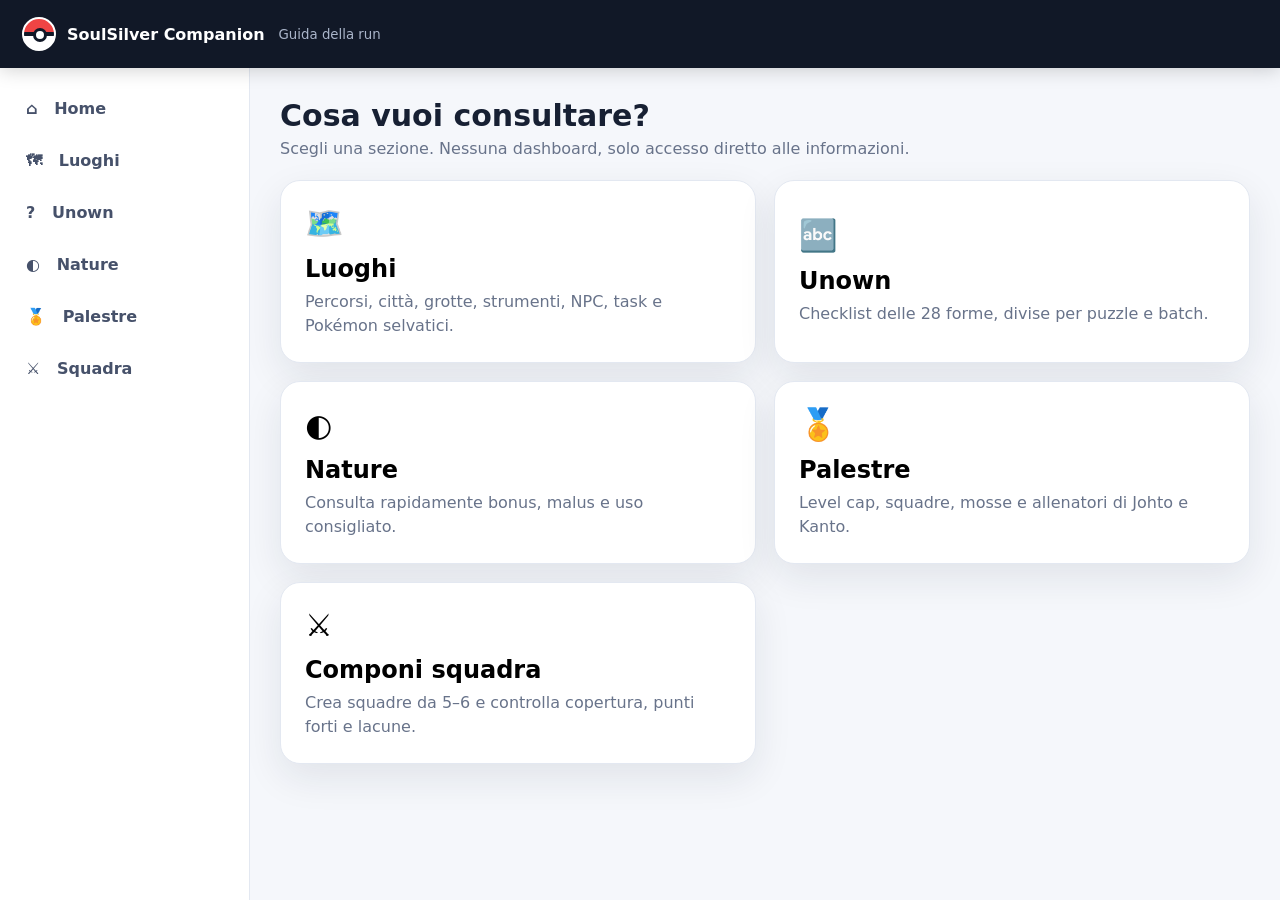
<file: index(1).html>
<!doctype html><html lang="it"><head><meta charset="utf-8"><meta name="viewport" content="width=device-width,initial-scale=1"><meta name="theme-color" content="#111827"><title>SoulSilver Companion</title>
<style>
:root{--bg:#f5f7fb;--card:#fff;--ink:#172033;--muted:#68738a;--line:#e3e8f1;--brand:#4f46e5;--brand2:#7c3aed;--soft:#eef2ff;--ok:#15803d;--warn:#b45309;--shadow:0 14px 38px rgba(24,32,51,.09)}*{box-sizing:border-box}body{margin:0;font-family:Inter,ui-sans-serif,system-ui,-apple-system,BlinkMacSystemFont,"Segoe UI",sans-serif;color:var(--ink);background:var(--bg)}button,input,select{font:inherit}.app{min-height:100vh}.top{height:68px;background:#111827;color:white;display:flex;align-items:center;gap:14px;padding:0 22px;position:sticky;top:0;z-index:40;box-shadow:0 2px 18px rgba(0,0,0,.18)}.menuBtn{display:none;border:0;background:#263044;color:white;width:42px;height:42px;border-radius:12px;font-size:22px}.brand{display:flex;align-items:center;gap:11px;font-weight:800}.ball{width:34px;height:34px;border-radius:50%;background:linear-gradient(#ef4444 0 43%,#111827 43% 57%,#fff 57%);border:2px solid #fff;position:relative}.ball:after{content:"";position:absolute;width:8px;height:8px;background:#fff;border:3px solid #111827;border-radius:50%;left:9px;top:9px}.top small{color:#aab5ca;font-weight:500}.layout{display:grid;grid-template-columns:250px minmax(0,1fr)}.side{position:sticky;top:68px;height:calc(100vh - 68px);background:white;border-right:1px solid var(--line);padding:18px 12px}.nav{display:grid;gap:7px}.nav button{border:0;background:transparent;text-align:left;padding:13px 14px;border-radius:12px;color:#46516a;cursor:pointer;font-weight:700}.nav button:hover,.nav button.active{background:var(--soft);color:var(--brand)}.content{max-width:1250px;width:100%;padding:30px;margin:0 auto}.view{display:none}.view.active{display:block}.pageHead{display:flex;align-items:flex-end;justify-content:space-between;gap:20px;margin-bottom:22px}.pageHead h1{margin:0;font-size:30px}.pageHead p{margin:6px 0 0;color:var(--muted)}.homeGrid{display:grid;grid-template-columns:repeat(2,minmax(0,1fr));gap:18px}.homeCard{border:1px solid var(--line);background:white;border-radius:20px;padding:24px;text-align:left;cursor:pointer;box-shadow:var(--shadow);transition:.18s}.homeCard:hover{transform:translateY(-2px);border-color:#c7d2fe}.homeCard .icon{font-size:31px}.homeCard h2{margin:13px 0 7px}.homeCard p{margin:0;color:var(--muted);line-height:1.5}.toolbar{display:flex;gap:10px;flex-wrap:wrap;margin-bottom:18px}.toolbar input,.toolbar select{background:white;border:1px solid var(--line);border-radius:12px;padding:11px 13px;color:var(--ink);min-width:180px}.toolbar input{flex:1}.cards{display:grid;grid-template-columns:repeat(3,minmax(0,1fr));gap:14px}.card{background:white;border:1px solid var(--line);border-radius:17px;padding:17px;box-shadow:0 6px 20px rgba(24,32,51,.05)}.placeCard{cursor:pointer}.placeCard:hover{border-color:#a5b4fc}.tag{display:inline-flex;padding:4px 8px;border-radius:99px;background:var(--soft);color:var(--brand);font-size:12px;font-weight:800}.muted{color:var(--muted)}.back{border:0;background:transparent;color:var(--brand);font-weight:800;padding:0;cursor:pointer;margin-bottom:15px}.detailHero{display:grid;grid-template-columns:minmax(0,1.4fr) minmax(260px,.6fr);gap:18px}.map{min-height:220px;border-radius:18px;background:linear-gradient(135deg,#b9e6c7,#8cc7d9 43%,#d7c98a 44% 52%,#88b87f 53%);border:8px solid white;box-shadow:var(--shadow);display:grid;place-items:center;color:white;text-shadow:0 2px 8px rgba(0,0,0,.3);font-size:23px;font-weight:900}.sections{display:grid;gap:15px;margin-top:17px}.sectionCard{background:white;border:1px solid var(--line);border-radius:18px;padding:19px}.sectionCard h2{font-size:19px;margin:0 0 13px}.entry{padding:12px 0;border-bottom:1px solid var(--line)}.entry:last-child{border:0}.entry b{display:block}.checkline{display:flex;gap:10px;align-items:flex-start}.checkline input{width:18px;height:18px;margin-top:2px;accent-color:var(--brand)}.tableWrap{overflow:auto;background:white;border:1px solid var(--line);border-radius:16px}table{border-collapse:collapse;width:100%;min-width:650px}th,td{padding:13px 14px;text-align:left;border-bottom:1px solid var(--line)}th{color:var(--muted);font-size:12px;text-transform:uppercase;background:#fafbfe}.unownGrid{display:grid;grid-template-columns:repeat(7,1fr);gap:10px}.unown{aspect-ratio:1;border:1px solid var(--line);background:white;border-radius:15px;font-weight:900;font-size:21px;cursor:pointer}.unown.done{background:var(--brand);color:white;border-color:var(--brand)}.progress{height:10px;background:#e5e7eb;border-radius:99px;overflow:hidden;margin:10px 0 4px}.progress span{display:block;height:100%;background:linear-gradient(90deg,var(--brand),var(--brand2))}.gym{display:grid;grid-template-columns:220px 1fr;gap:15px;margin-bottom:16px}.gymLead{background:#111827;color:white;border-radius:18px;padding:19px}.gymLead h2{margin:10px 0 3px}.cap{font-size:30px;font-weight:900}.teamBuilder{display:grid;grid-template-columns:minmax(0,1.15fr) minmax(300px,.85fr);gap:18px}.builderCard{background:white;border:1px solid var(--line);border-radius:18px;padding:18px}.pokeSearch{position:relative}.results{position:absolute;top:48px;left:0;right:0;max-height:310px;overflow:auto;background:white;border:1px solid var(--line);border-radius:13px;z-index:10;box-shadow:var(--shadow)}.result{display:flex;align-items:center;gap:10px;padding:10px;cursor:pointer;border-bottom:1px solid var(--line)}.result:hover{background:#f7f8ff}.result img{width:42px;height:42px;image-rendering:pixelated}.teamSlots{display:grid;gap:9px;margin-top:15px}.teamMember{display:grid;grid-template-columns:54px 1fr auto;gap:11px;align-items:center;border:1px solid var(--line);border-radius:14px;padding:10px}.teamMember img{width:54px;height:54px;image-rendering:pixelated}.x{border:0;background:#fee2e2;color:#b91c1c;border-radius:9px;width:34px;height:34px;cursor:pointer}.analysisGrid{display:flex;gap:7px;flex-wrap:wrap}.type{padding:5px 8px;border-radius:99px;background:#eef2ff;font-size:12px;font-weight:800}.btn{border:0;border-radius:11px;background:var(--brand);color:white;padding:10px 13px;font-weight:800;cursor:pointer}.notice{padding:13px;border-radius:12px;background:#fff7ed;color:#9a3412;border:1px solid #fed7aa;margin-bottom:15px}.drawerShade{display:none}
@media(max-width:850px){.menuBtn{display:block}.layout{grid-template-columns:1fr}.side{position:fixed;left:-280px;top:68px;width:270px;z-index:50;transition:.2s;box-shadow:var(--shadow)}.side.open{left:0}.drawerShade.open{display:block;position:fixed;inset:68px 0 0;background:rgba(17,24,39,.38);z-index:45}.content{padding:22px 15px}.homeGrid{grid-template-columns:1fr}.cards{grid-template-columns:repeat(2,minmax(0,1fr))}.detailHero,.teamBuilder{grid-template-columns:1fr}.gym{grid-template-columns:1fr}.top small{display:none}}
@media(max-width:560px){.cards{grid-template-columns:1fr}.pageHead{align-items:flex-start;flex-direction:column}.pageHead h1{font-size:26px}.unownGrid{grid-template-columns:repeat(5,1fr)}.content{padding-top:19px}.homeCard{padding:20px}.toolbar input,.toolbar select{width:100%;min-width:0}.map{min-height:175px}.brand span:last-child{font-size:14px}}
</style></head><body><div class="app"><header class="top"><button class="menuBtn" onclick="toggleMenu()">☰</button><div class="brand"><span class="ball"></span><span>SoulSilver Companion</span></div><small>Guida della run</small></header><div class="drawerShade" id="shade" onclick="toggleMenu(false)"></div><div class="layout"><aside class="side" id="side"><nav class="nav" id="nav"></nav></aside><main class="content">
<section id="home" class="view active"><div class="pageHead"><div><h1>Cosa vuoi consultare?</h1><p>Scegli una sezione. Nessuna dashboard, solo accesso diretto alle informazioni.</p></div></div><div class="homeGrid" id="homeGrid"></div></section>
<section id="places" class="view"><div class="pageHead"><div><h1>Luoghi</h1><p>Scegli prima il luogo, poi apri la sua scheda completa.</p></div></div><div class="toolbar"><input id="placeSearch" placeholder="Cerca percorso, città, grotta…"><select id="regionFilter"><option value="all">Tutto il gioco</option><option>Johto</option><option>Kanto</option><option>Speciale</option></select><select id="kindFilter"><option value="all">Tutti i tipi</option><option>Percorso</option><option>Città</option><option>Grotta</option><option>Edificio</option><option>Area</option></select></div><div class="cards" id="placeCards"></div></section>
<section id="placeDetail" class="view"><button class="back" onclick="show('places')">← Torna ai luoghi</button><div id="placeDetailBody"></div></section>
<section id="unown" class="view"><div class="pageHead"><div><h1>Unown</h1><p>Seleziona le forme catturate. Il progresso resta salvato sul dispositivo.</p></div><div><b id="unownCount">0/28</b></div></div><div class="progress"><span id="unownBar"></span></div><div class="unownGrid" id="unownGrid"></div><div class="sections" id="unownBatches"></div></section>
<section id="natures" class="view"><div class="pageHead"><div><h1>Nature</h1><p>Tutte le 25 nature con bonus, malus e utilizzo consigliato.</p></div></div><div class="toolbar"><input id="natureSearch" placeholder="Cerca natura o statistica…"></div><div class="tableWrap"><table><thead><tr><th>Natura</th><th>+10%</th><th>−10%</th><th>Consigliata per</th></tr></thead><tbody id="natureRows"></tbody></table></div></section>
<section id="gyms" class="view"><div class="pageHead"><div><h1>Palestre</h1><p>Johto e Kanto: ordine, level cap, squadra, mosse e allenatori interni.</p></div></div><div id="gymList"></div></section>
<section id="team" class="view"><div class="pageHead"><div><h1>Componi squadra</h1><p>Cerca qualsiasi Pokémon del Pokédex nazionale fino alla quarta generazione.</p></div></div><div class="notice">Le schede Pokémon vengono caricate da PokéAPI. La prima apertura richiede connessione internet; la squadra resta salvata sul dispositivo.</div><div class="teamBuilder"><div class="builderCard"><div class="pokeSearch"><input id="pokemonSearch" style="width:100%;padding:12px;border:1px solid var(--line);border-radius:12px" placeholder="Cerca un Pokémon…"><div class="results" id="pokemonResults" hidden></div></div><div style="display:flex;gap:8px;margin-top:10px"><button class="btn" onclick="suggestTeam()">Genera suggerimento</button><button class="btn" style="background:#475569" onclick="clearTeam()">Svuota</button></div><div class="teamSlots" id="teamSlots"></div></div><div class="builderCard" id="teamAnalysis"><h2>Analisi squadra</h2><p class="muted">Aggiungi almeno un Pokémon.</p></div></div></section>
</main></div></div>
<script>
const views=[['home','Home','⌂'],['places','Luoghi','🗺'],['unown','Unown','?'],['natures','Nature','◐'],['gyms','Palestre','🏅'],['team','Squadra','⚔']];
const homeCards=[['places','🗺️','Luoghi','Percorsi, città, grotte, strumenti, NPC, task e Pokémon selvatici.'],['unown','🔤','Unown','Checklist delle 28 forme, divise per puzzle e batch.'],['natures','◐','Nature','Consulta rapidamente bonus, malus e uso consigliato.'],['gyms','🏅','Palestre','Level cap, squadre, mosse e allenatori di Johto e Kanto.'],['team','⚔️','Componi squadra','Crea squadre da 5–6 e controlla copertura, punti forti e lacune.']];
function buildNav(){nav.innerHTML=views.map(v=>`<button data-view="${v[0]}" onclick="show('${v[0]}')">${v[2]} &nbsp; ${v[1]}</button>`).join('');homeGrid.innerHTML=homeCards.map(c=>`<button class="homeCard" onclick="show('${c[0]}')"><div class="icon">${c[1]}</div><h2>${c[2]}</h2><p>${c[3]}</p></button>`).join('')}
function show(id){document.querySelectorAll('.view').forEach(x=>x.classList.remove('active'));document.getElementById(id).classList.add('active');document.querySelectorAll('.nav button').forEach(x=>x.classList.toggle('active',x.dataset.view===id));toggleMenu(false);scrollTo(0,0)}
function toggleMenu(force){const open=force===undefined?!side.classList.contains('open'):force;side.classList.toggle('open',open);shade.classList.toggle('open',open)}
const cityJ=['Borgo Foglianova','Fiorpescopoli','Violapoli','Azalina','Fiordoropoli','Amarantopoli','Olivinopoli','Fiorlisopoli','Mogania','Ebanopoli','Altopiano Blu'];
const cityK=['Aranciopoli','Zafferanopoli','Azzurropoli','Celestopoli','Lavandonia','Fucsiapoli','Plumbeopoli','Smeraldopoli','Biancavilla','Isola Cannella'];
const special=[['Rovine d’Alfa','Johto','Area'],['Torre Sprout','Johto','Edificio'],['Grotta Scura','Johto','Grotta'],['Pozzo Slowpoke','Johto','Grotta'],['Bosco di Lecci','Johto','Area'],['Parco Nazionale','Johto','Area'],['Torre Bruciata','Johto','Edificio'],['Faro di Olivinopoli','Johto','Edificio'],['Isole Vorticose','Johto','Grotta'],['Monte Scodella','Johto','Grotta'],['Via Gelata','Johto','Grotta'],['Tana del Drago','Johto','Grotta'],['Cascate Tohjo','Johto','Grotta'],['Monte Argento','Johto','Area'],['Zona Safari','Johto','Area'],['Grotta Diglett','Kanto','Grotta'],['Tunnel Roccioso','Kanto','Grotta'],['Monte Luna','Kanto','Grotta'],['Centrale Elettrica','Kanto','Edificio'],['Torre Radio','Johto','Edificio'],['S.S. Acqua','Speciale','Area'],['Arena Pokéathlon','Johto','Area'],['Parco Amici','Speciale','Area'],['Confine Lotta','Speciale','Area']];
const places=[...Array.from({length:20},(_,i)=>({name:`Percorso ${i+29}`,region:'Johto',kind:'Percorso'})),...Array.from({length:28},(_,i)=>({name:`Percorso ${i+1}`,region:'Kanto',kind:'Percorso'})),...cityJ.map(name=>({name,region:'Johto',kind:'Città'})),...cityK.map(name=>({name,region:'Kanto',kind:'Città'})),...special.map(x=>({name:x[0],region:x[1],kind:x[2]}))];
const placeInfo={
'Percorso 29':{summary:'Collega Borgo Foglianova a Fiorpescopoli.',items:[['Pozione','A terra nella parte nord-est, raggiungibile dall’erba alta.'],['Ghicocca verde','Dall’albero di Ghicocche vicino alla casa del Sig. Pokémon.']],npcs:[['Allenatore della guida','Mostra come catturare Pokémon dopo aver ricevuto le Poké Ball.']],tasks:['Prendi la Mappa Città a Fiorpescopoli','Visita la casa del Sig. Pokémon'],poke:[['Sentret','Erba','Lv 2–4','40% giorno'],['Hoothoot','Erba','Lv 2–4','40% notte'],['Pidgey','Erba','Lv 2–4','55% mattina/giorno'],['Rattata','Erba','Lv 2–4','15–45%']]},
'Percorso 30':{summary:'Percorso boscoso verso la casa del Sig. Pokémon.',items:[['Antidoto','A terra dietro la prima fascia di erba alta.'],['Pozione','Nell’angolo nord-est, oltre gli allenatori.'],['Ghicocca verde','Albero accanto alla casa del raccoglitore.']],npcs:[['Uomo delle Ghicocche','Regala il Porta Ghicocche nella casa a sud.'],['Sig. Pokémon','Consegna l’Uovo Misterioso e presenta il Professor Oak.']],tasks:['Ottieni il Pokédex dal Professor Oak','Consegna l’Uovo Misterioso al Professor Elm'],poke:[['Caterpie','Erba','Lv 3–4','SoulSilver: non disponibile'],['Weedle','Erba','Lv 3–4','SoulSilver: comune'],['Ledyba','Erba','Lv 3–4','Mattina'],['Hoothoot','Erba','Lv 3–4','Notte']]},
'Percorso 31':{summary:'Ingresso orientale di Violapoli e accesso alla Grotta Scura.',items:[['Pozione','Sul sentiero a sud dell’ingresso della Grotta Scura.'],['Poké Ball','Vicino al piccolo specchio d’acqua, a est.'],['Ghicocca nera','Albero vicino all’ingresso di Violapoli.']],npcs:[['Amico di Primo','Dopo aver ottenuto la Medaglia Zefiro può telefonare per incontri.']],tasks:['Apri l’accesso alla Grotta Scura','Raggiungi Violapoli'],poke:[['Bellsprout','Erba','Lv 3–5','20%'],['Gastly','Erba','Lv 4–5','Notte'],['Spinarak','Erba','Lv 3–5','SoulSilver, notte'],['Rattata','Erba','Lv 3–5','Comune']]},
'Percorso 32':{summary:'Lungo percorso a sud di Violapoli verso la Grotta di Mezzo.',items:[['Miracolseme','Regalo dell’uomo vicino all’uscita sud di Violapoli dopo la medaglia.'],['Repellente','A terra nella zona centrale del percorso.'],['MT09 Semitraglia','Regalo di un NPC vicino al Centro Pokémon.'],['Amo Vecchio','Regalo del pescatore nel Centro Pokémon.']],npcs:[['Pescatore nel Centro Pokémon','Regala Amo Vecchio.'],['Uomo del Miracolseme','Regala Miracolseme dopo la Medaglia Zefiro.']],tasks:['Prendi Amo Vecchio','Entra nella Grotta di Mezzo'],poke:[['Mareep','Erba','Lv 6','20%'],['Wooper','Erba','Lv 4–6','Notte'],['Bellsprout','Erba','Lv 6','30%'],['Ekans','Erba','Lv 4–6','SoulSilver'],['Magikarp','Amo Vecchio','Lv 10','85%']]},
'Rovine d’Alfa':{summary:'Area archeologica con quattro puzzle e 28 forme di Unown.',items:[['Pozione','Nella camera segreta del puzzle Kabuto.'],['Baccarancia','Nella camera segreta accessibile usando Fuga.'],['Pietraidrica','Camera segreta del puzzle Omanyte, dopo Surf.']],npcs:[['Ricercatori','Aggiornano l’Unown Report in base alle forme catturate.']],tasks:['Completa puzzle Kabuto','Completa puzzle Aerodactyl','Completa puzzle Ho-Oh','Completa puzzle Omanyte','Cattura tutte le 28 forme'],poke:[['Unown','Interno rovine','Lv 5','Forme dipendenti dai puzzle completati']]},
'Violapoli':{summary:'Prima città con palestra, Torre Sprout e ingresso alle Rovine d’Alfa.',items:[['Uovo speciale','Al Centro Pokémon tramite evento Primo: Mareep, Wooper o Slugma.'],['Onix soprannominato Rocky','Scambio con Bellsprout nella casa a sud-ovest.']],npcs:[['Primo','Sblocca l’uovo speciale usando la frase corretta.'],['Allenatore dello scambio','Scambia Bellsprout per Onix.']],tasks:['Completa Torre Sprout','Batti Valerio','Ottieni MN06 Spaccaroccia a ovest della città'],poke:[]}
};
function renderPlaces(){let q=placeSearch.value.toLowerCase(),r=regionFilter.value,k=kindFilter.value;placeCards.innerHTML=places.filter(p=>(r==='all'||p.region===r)&&(k==='all'||p.kind===k)&&p.name.toLowerCase().includes(q)).map((p,i)=>`<article class="card placeCard" onclick="openPlace('${p.name.replaceAll("'","\\'")}')"><span class="tag">${p.region} · ${p.kind}</span><h2 style="font-size:18px">${p.name}</h2><p class="muted">Apri la scheda con strumenti, NPC, task e incontri.</p></article>`).join('')}
function slugFor(name){if(name.startsWith('Percorso ')){const n=+name.split(' ')[1];return n>=29?`johto-route-${n}-area`:`kanto-route-${n}-area`}return null}
async function getEncounters(name){const slug=slugFor(name);if(!slug)return[];try{const d=await fetch(`https://pokeapi.co/api/v2/location-area/${slug}`).then(r=>r.ok?r.json():Promise.reject());let out=[];d.pokemon_encounters.forEach(e=>{const vd=e.version_details.find(v=>v.version.name==='soulsilver');if(!vd)return;vd.encounter_details.forEach(x=>out.push({name:e.pokemon.name,method:x.method.name,min:x.min_level,max:x.max_level,chance:x.chance,conditions:x.condition_values.map(c=>c.name)}))});return out}catch{return[]}}
function title(s){return s.split('-').map(x=>x[0].toUpperCase()+x.slice(1)).join(' ')}
async function openPlace(name){show('placeDetail');const p=places.find(x=>x.name===name),d=placeInfo[name]||{summary:`Scheda di ${name}.`,items:[],npcs:[],tasks:[],poke:[]};placeDetailBody.innerHTML=`<div class="pageHead"><div><span class="tag">${p.region} · ${p.kind}</span><h1 style="margin-top:8px">${name}</h1><p>${d.summary}</p></div></div><div class="detailHero"><div class="map">${name}<br><small>mappa illustrativa</small></div><div class="sectionCard"><h2>Checklist area</h2>${(d.tasks.length?d.tasks:['Esplora completamente il luogo']).map((t,i)=>checkHtml(name,'task'+i,t)).join('')}</div></div><div class="sections"><div class="sectionCard"><h2>Strumenti e posizione esatta</h2>${d.items.length?d.items.map((x,i)=>checkHtml(name,'item'+i,`<b>${x[0]}</b><span class="muted">${x[1]}</span>`)).join(''):'<p class="muted">Nessuno strumento specifico registrato in questa versione della scheda.</p>'}</div><div class="sectionCard"><h2>NPC utili</h2>${d.npcs.length?d.npcs.map(x=>`<div class="entry"><b>${x[0]}</b><span class="muted">${x[1]}</span></div>`).join(''):'<p class="muted">Nessun NPC essenziale registrato.</p>'}</div><div class="sectionCard"><h2>Pokémon selvatici</h2><div id="encounters"><p class="muted">Caricamento incontri SoulSilver…</p></div></div></div>`;const api=await getEncounters(name);const all=api.length?api:d.poke.map(x=>({name:x[0],method:x[1],min:x[2],max:'',chance:x[3],conditions:[]}));encounters.innerHTML=all.length?`<div class="tableWrap"><table><thead><tr><th>Pokémon</th><th>Metodo</th><th>Livello</th><th>Probabilità</th><th>Condizioni</th></tr></thead><tbody>${all.map(x=>`<tr><td><b>${title(x.name)}</b></td><td>${title(x.method)}</td><td>${typeof x.min==='number'?`${x.min}–${x.max}`:x.min}</td><td>${typeof x.chance==='number'?x.chance+'%':x.chance}</td><td>${(x.conditions||[]).map(title).join(', ')||'—'}</td></tr>`).join('')}</tbody></table></div>`:'<p class="muted">Nessun incontro disponibile o area non supportata dall’API.</p>'}
function checkHtml(place,key,body){const id=`${place}:${key}`,done=JSON.parse(localStorage.getItem('placeDone')||'[]').includes(id);return `<label class="entry checkline"><input type="checkbox" ${done?'checked':''} onchange="togglePlaceCheck('${id.replaceAll("'","\\'")}')"><span>${body}</span></label>`}
function togglePlaceCheck(id){let s=JSON.parse(localStorage.getItem('placeDone')||'[]');s=s.includes(id)?s.filter(x=>x!==id):[...s,id];localStorage.setItem('placeDone',JSON.stringify(s))}
const natures=[['Ardita','—','—','Neutra'],['Schiva','Difesa','Attacco','Difensori fisici'],['Sicura','Difesa','Attacco','Muri fisici speciali'],['Fiacca','Difesa','Dif. Speciale','Difesa fisica'],['Placida','Difesa','Velocità','Team lenti'],['Decisa','Attacco','Att. Speciale','Attaccanti fisici'],['Docile','—','—','Neutra'],['Birbona','Attacco','Dif. Speciale','Attaccanti misti fisici'],['Audace','Attacco','Velocità','Team Distortozona'],['Modesta','Att. Speciale','Attacco','Attaccanti speciali'],['Mite','Att. Speciale','Difesa','Attaccanti speciali fragili'],['Timida','Velocità','Attacco','Special sweeper'],['Lesta','Velocità','Difesa','Attaccanti misti rapidi'],['Seria','—','—','Neutra'],['Allegra','Velocità','Att. Speciale','Physical sweeper'],['Ingenua','Velocità','Dif. Speciale','Attaccanti misti rapidi'],['Calma','Dif. Speciale','Attacco','Muri speciali'],['Gentile','Dif. Speciale','Difesa','Support speciali'],['Cauta','Dif. Speciale','Att. Speciale','Muri fisici/speciali'],['Vivace','Dif. Speciale','Velocità','Team lenti'],['Furba','Difesa','Att. Speciale','Muri fisici'],['Ardente','Att. Speciale','Dif. Speciale','Attaccanti speciali'],['Ostinata','Attacco','Difesa','Attaccanti fisici'],['Quieta','Att. Speciale','Velocità','Team lenti'],['Scaltra','Difesa','Att. Speciale','Muri fisici']];
function renderNatures(){let q=natureSearch.value.toLowerCase();natureRows.innerHTML=natures.filter(x=>x.join(' ').toLowerCase().includes(q)).map(x=>`<tr><td><b>${x[0]}</b></td><td>${x[1]}</td><td>${x[2]}</td><td>${x[3]}</td></tr>`).join('')}
const batches=[['Puzzle Kabuto','A B C D E F G H I J K','Disponibile dopo il primo puzzle.'],['Puzzle Aerodactyl','L M N O P Q','Richiede Surf per raggiungere la seconda camera.'],['Puzzle Ho-Oh','R S T U V','Richiede Ho-Oh in squadra per la camera segreta.'],['Puzzle Omanyte','W X Y Z','Richiede Surf e accesso alle aree più profonde.'],['Completamento','! ?','Sbloccati dopo aver catturato le 26 lettere.']];
function renderUnown(){let done=JSON.parse(localStorage.getItem('unownDone')||'[]'),letters='ABCDEFGHIJKLMNOPQRSTUVWXYZ!?'.split('');unownGrid.innerHTML=letters.map(l=>`<button class="unown ${done.includes(l)?'done':''}" onclick="toggleUnown('${l}')">${l}</button>`).join('');unownCount.textContent=`${done.length}/28`;unownBar.style.width=`${done.length/28*100}%`;unownBatches.innerHTML=batches.map(x=>`<div class="sectionCard"><h2>${x[0]}</h2><p><b>${x[1]}</b></p><p class="muted">${x[2]}</p></div>`).join('')}
function toggleUnown(l){let d=JSON.parse(localStorage.getItem('unownDone')||'[]');d=d.includes(l)?d.filter(x=>x!==l):[...d,l];localStorage.setItem('unownDone',JSON.stringify(d));renderUnown()}
const gyms=[
['Johto',1,'Valerio','Violapoli','Volante',13,[['Pidgey',9,'Azione · Fangosberla'],['Pidgeotto',13,'Raffica · Azione · Trespolo · Fangosberla']],['Piumino Abe · Piumino Rodolfo']],
['Johto',2,'Raffaello','Azalina','Coleottero',17,[['Scyther',17,'Retromarcia · Focalenergia · Attacco Rapido · Fulmisguardo'],['Metapod',15,'Azione · Rafforzatore'],['Kakuna',15,'Velenospina · Rafforzatore']],['Gemelle Amy & Mimi · Pigliamosche Al · Pigliamosche Benny']],
['Johto',3,'Chiara','Fiordoropoli','Normale',19,[['Clefairy',17,'Dopploslap · Mimica · Ripeti · Metronomo'],['Miltank',19,'Pestone · Attrazione · Buonlatte · Rotolamento']],['Bellezza Victoria · Bellezza Samantha · Pokéfan Ruth']],
['Johto',4,'Angelo','Amarantopoli','Spettro',25,[['Gastly',21,'Leccata · Dispetto · Malosguardo · Maledizione'],['Haunter',21,'Ipnosi · Mangiasogni · Maledizione · Incubo'],['Haunter',23,'Maledizione · Sbigoattacco · Malosguardo · Mangiasogni'],['Gengar',25,'Palla Ombra · Sbigoattacco · Ipnosi · Malosguardo']],['Sensitivo Jeffrey · Sensitivo Ping · Medium Martha · Medium Grace']],
['Johto',5,'Furio','Fiorlisopoli','Lotta',31,[['Primeape',29,'Fulmisguardo · Doppioteam · Frana · Centripugno'],['Poliwrath',31,'Ipnosi · Surf · Centripugno · Corposcontro']],['Karateka Yoshi · Karateka Lao · Karateka Nob · Karateka Lung']],
['Johto',6,'Jasmine','Olivinopoli','Acciaio',35,[['Magnemite',30,'Tuononda · Supersuono · Sonicboom · Fulmine'],['Magnemite',30,'Tuononda · Supersuono · Sonicboom · Fulmine'],['Steelix',35,'Stridio · Sabbiotomba · Codacciaio · Sassata']],['Nessun allenatore interno']],
['Johto',7,'Alfredo','Mogania','Ghiaccio',34,[['Seel',30,'Grandine · Geloscheggia · Riposo · Russare'],['Dewgong',32,'Grandine · Geloscheggia · Riposo · Russare'],['Piloswine',34,'Grandine · Gelodenti · Bora · Colpo di Fango']],['Snowboarder Ronald · Sciatrice Clarissa · Sciatore Maurizio']],
['Johto',8,'Sandra','Ebanopoli','Drago',41,[['Gyarados',38,'Morso · Ira di Drago · Dragopulsar · Tornado'],['Dragonair',38,'Tuononda · Schianto · Dragopulsar · Tuono'],['Dragonair',38,'Tuononda · Schianto · Dragopulsar · Idrondata'],['Kingdra',41,'Muro di Fumo · Idropulsar · Iper Raggio · Dragopulsar']],['Fantallenatore Paulo · Fantallenatore Lola · Gemelle Lea & Pia']],
['Kanto',9,'Lt. Surge','Aranciopoli','Elettro',53,[['Raichu',51,'Tuononda · Doppiosmash · Tuono · Attacco Rapido'],['Electrode',47,'Doppioteam · Stridio · Scarica · Esplosione'],['Magneton',47,'Doppioteam · Magnetascesa · Scarica · Specchiovelo'],['Electrode',47,'Doppioteam · Stridio · Scarica · Esplosione'],['Electabuzz',53,'Tuonopugno · Attacco Rapido · Schermoluce · Ondashock']],['Gentiluomo Gregory · Chitarrista Vincent']],
['Kanto',10,'Sabrina','Zafferanopoli','Psico',55,[['Espeon',53,'Psichico · Calmamente · Palla Ombra · Baratto'],['Mr. Mime',53,'Mimica · Schermoluce · Riflesso · Psichico'],['Alakazam',55,'Psichico · Energipalla · Focalcolpo · Riflesso']],['Sensitivo Franklin · Medium Rebecca']],
['Kanto',11,'Erika','Azzurropoli','Erba',56,[['Jumpluff',51,'Retromarcia · Gigassorbimento · Sonnifero · Parassiseme'],['Tangela',52,'Forzantica · Gigassorbimento · Sonnifero · Affannoseme'],['Victreebel',56,'Solarraggio · Giornodisole · Sintesi · Fendifoglia'],['Bellossom',56,'Solarraggio · Giornodisole · Sintesi · Gigassorbimento']],['Gemelle Jo & Zoe · Bellezza Julia']],
['Kanto',12,'Misty','Celestopoli','Acqua',54,[['Golduck',49,'Psichico · Surf · Inibitore · Psicamisù'],['Quagsire',49,'Amnesia · Pioggiadanza · Surf · Terremoto'],['Lapras',52,'Canto · Surf · Corposcontro · Geloraggio'],['Starmie',54,'Surf · Psichico · Stordiraggio · Ripresa']],['Nuotatore Parker · Nuotatrice Diana']],
['Kanto',13,'Brock','Plumbeopoli','Roccia',54,[['Graveler',51,'Terremoto · Frana · Ricciolscudo · Rotolamento'],['Rhyhorn',51,'Terremoto · Visotruce · Frana · Gelodenti'],['Omastar',53,'Protezione · Spine · Forzantica · Acquadisale'],['Kabutops',52,'Aqua Jet · Resistenza · Sassata · Gigassorbimento'],['Onix',54,'Terremoto · Sabbiotomba · Codacciaio · Stridio']],['Campeggista Jerry · Avventuriero Edwin']],
['Kanto',14,'Koga','Fucsiapoli','Veleno',50,[['Crobat',47,'Supersuono · Morso · Attacco d’Ala · Stordiraggio'],['Weezing',44,'Fangobomba · Tossina · Esplosione · Doppioteam'],['Ariados',47,'Velenpuntura · Psicoraggio · Sbigoattacco · Doppioteam'],['Ariados',47,'Velenpuntura · Psicoraggio · Sbigoattacco · Doppioteam'],['Venomoth',50,'Psichico · Raffica · Supersuono · Tossina']],['Domatore Brett · Domatrice Alice']],
['Kanto',15,'Blaine','Isola Cannella','Fuoco',59,[['Magcargo',54,'Vampata · Frana · Maledizione · Giornodisole'],['Magmar',54,'Tuonopugno · Lanciafiamme · Stordiraggio · Giornodisole'],['Rapidash',59,'Fuocobomba · Rimbalzo · Attacco Rapido · Vampata']],['Scienziato Lowell · Scienziato Daniel']],
['Kanto',16,'Blu','Smeraldopoli','Misto',60,[['Exeggutor',55,'Psichico · Ipnosi · Solarraggio · Distortozona'],['Machamp',56,'Dinamipugno · Pietrataglio · Tuonopugno · Terremoto'],['Rhydon',58,'Terremoto · Pietrataglio · Megacorno · Tuonodenti'],['Arcanine',58,'Lanciafiamme · Extrarapido · Boato · Dragopulsar'],['Gyarados',52,'Cascata · Dragodanza · Gelodenti · Ritorno'],['Pidgeot',60,'Ritorno · Doppioteam · Trespolo · Aeroassalto']],['Fantallenatori distribuiti nel labirinto']]
];
function renderGyms(){gymList.innerHTML=gyms.map(g=>`<article class="gym"><aside class="gymLead"><span class="tag">${g[0]} · #${g[1]}</span><h2>${g[2]}</h2><div>${g[3]} · ${g[4]}</div><div class="cap">Cap Lv ${g[5]}</div><hr style="border-color:#334155"><small>Allenatori</small><p>${g[7].join('<br>')}</p></aside><div class="sectionCard"><h2>Squadra del Capopalestra</h2>${g[6].map(p=>`<div class="entry"><b>${p[0]} · Lv ${p[1]}</b><span class="muted">${p[2]}</span></div>`).join('')}</div></article>`).join('')}
let pokedex=[],team=JSON.parse(localStorage.getItem('ssTeam')||'[]');
async function loadDex(){try{const d=await fetch('https://pokeapi.co/api/v2/pokemon?limit=493').then(r=>r.json());pokedex=d.results.map((x,i)=>({name:x.name,id:i+1}))}catch{pokemonSearch.placeholder='Connessione necessaria per cercare Pokémon'}}
pokemonSearch.addEventListener('input',()=>{const q=pokemonSearch.value.toLowerCase().trim();if(!q){pokemonResults.hidden=true;return}const r=pokedex.filter(x=>x.name.includes(q)).slice(0,12);pokemonResults.innerHTML=r.map(x=>`<div class="result" onclick="addPokemon(${x.id},'${x.name}')"><img src="https://raw.githubusercontent.com/PokeAPI/sprites/master/sprites/pokemon/${x.id}.png"><b>${title(x.name)}</b></div>`).join('');pokemonResults.hidden=false});
async function addPokemon(id,name){if(team.length>=6)return alert('La squadra può contenere massimo 6 Pokémon.');if(team.some(x=>x.id===id))return;pokemonResults.hidden=true;pokemonSearch.value='';let d;try{d=await fetch(`https://pokeapi.co/api/v2/pokemon/${id}`).then(r=>r.json())}catch{return}const stats=Object.fromEntries(d.stats.map(s=>[s.stat.name,s.base_stat])),best=Object.entries(stats).filter(x=>!['hp'].includes(x[0])).sort((a,b)=>b[1]-a[1])[0][0];const nature=best==='attack'?'Decisa':best==='special-attack'?'Modesta':best==='speed'?(stats.attack>=stats['special-attack']?'Allegra':'Timida'):best==='defense'?'Scaltra':'Calma';const moves=d.moves.filter(m=>m.version_group_details.some(v=>v.version_group.name==='heartgold-soulsilver')).slice(-8).map(m=>title(m.move.name)).slice(0,4);team.push({id,name,types:d.types.map(t=>t.type.name),abilities:d.abilities.map(a=>a.ability.name),nature,moves});saveTeam()}
function saveTeam(){localStorage.setItem('ssTeam',JSON.stringify(team));renderTeam()}
function removePokemon(id){team=team.filter(x=>x.id!==id);saveTeam()}function clearTeam(){team=[];saveTeam()}
const typeMap={normal:[],fire:['grass','ice','bug','steel'],water:['fire','ground','rock'],electric:['water','flying'],grass:['water','ground','rock'],ice:['grass','ground','flying','dragon'],fighting:['normal','ice','rock','dark','steel'],poison:['grass'],ground:['fire','electric','poison','rock','steel'],flying:['grass','fighting','bug'],psychic:['fighting','poison'],bug:['grass','psychic','dark'],rock:['fire','ice','flying','bug'],ghost:['psychic','ghost'],dragon:['dragon'],dark:['psychic','ghost'],steel:['ice','rock']};
function renderTeam(){teamSlots.innerHTML=team.length?team.map(x=>`<div class="teamMember"><img src="https://raw.githubusercontent.com/PokeAPI/sprites/master/sprites/pokemon/${x.id}.png"><div><b>${title(x.name)}</b><br><span class="muted">${x.types.map(title).join(' / ')} · ${x.nature} · ${x.abilities.map(title).join(', ')}</span><br><small>${x.moves.join(' · ')||'Moveset da personalizzare'}</small></div><button class="x" onclick="removePokemon(${x.id})">×</button></div>`).join(''):'<p class="muted">La squadra è vuota.</p>';analyseTeam()}
function analyseTeam(){if(!team.length){teamAnalysis.innerHTML='<h2>Analisi squadra</h2><p class="muted">Aggiungi almeno un Pokémon.</p>';return}const atk=[...new Set(team.flatMap(x=>x.types))],covered=[...new Set(atk.flatMap(t=>typeMap[t]||[]))],all=Object.keys(typeMap),missing=all.filter(x=>!covered.includes(x));const strengths=[];if(new Set(atk).size>=8)strengths.push('Ampia varietà di tipi');if(team.some(x=>x.types.includes('water')))strengths.push('Accesso affidabile a Surf');if(team.some(x=>x.types.includes('flying')))strengths.push('Immunità a Terra e accesso a Volo');teamAnalysis.innerHTML=`<h2>Analisi squadra</h2><h3>Punti di forza</h3><p>${strengths.join(' · ')||'Squadra in costruzione'}</p><h3>Copertura superefficace</h3><div class="analysisGrid">${covered.map(t=>`<span class="type">✓ ${title(t)}</span>`).join('')}</div><h3>Copertura mancante</h3><div class="analysisGrid">${missing.map(t=>`<span class="type" style="background:#fee2e2;color:#991b1b">${title(t)}</span>`).join('')}</div><h3>Build consigliate</h3>${team.map(x=>`<div class="entry"><b>${title(x.name)} — ${x.nature}</b><span class="muted">Abilità: ${x.abilities.map(title).join(' / ')}<br>Mosse HGSS disponibili: ${x.moves.join(' · ')||'da caricare'}</span></div>`).join('')}`}
function suggestTeam(){const ids=[160,169,181,214,196,208];team=[];Promise.all(ids.map(id=>fetch(`https://pokeapi.co/api/v2/pokemon/${id}`).then(r=>r.json()))).then(ds=>{ds.forEach(d=>{const stats=Object.fromEntries(d.stats.map(s=>[s.stat.name,s.base_stat])),best=Object.entries(stats).filter(x=>x[0]!=='hp').sort((a,b)=>b[1]-a[1])[0][0];team.push({id:d.id,name:d.name,types:d.types.map(t=>t.type.name),abilities:d.abilities.map(a=>a.ability.name),nature:best==='attack'?'Decisa':best==='special-attack'?'Modesta':best==='speed'?'Allegra':'Scaltra',moves:d.moves.filter(m=>m.version_group_details.some(v=>v.version_group.name==='heartgold-soulsilver')).slice(-4).map(m=>title(m.move.name))})});saveTeam()})}
buildNav();renderPlaces();renderNatures();renderUnown();renderGyms();renderTeam();loadDex();placeSearch.addEventListener('input',renderPlaces);regionFilter.addEventListener('change',renderPlaces);kindFilter.addEventListener('change',renderPlaces);natureSearch.addEventListener('input',renderNatures);
</script></body></html>
</file>
